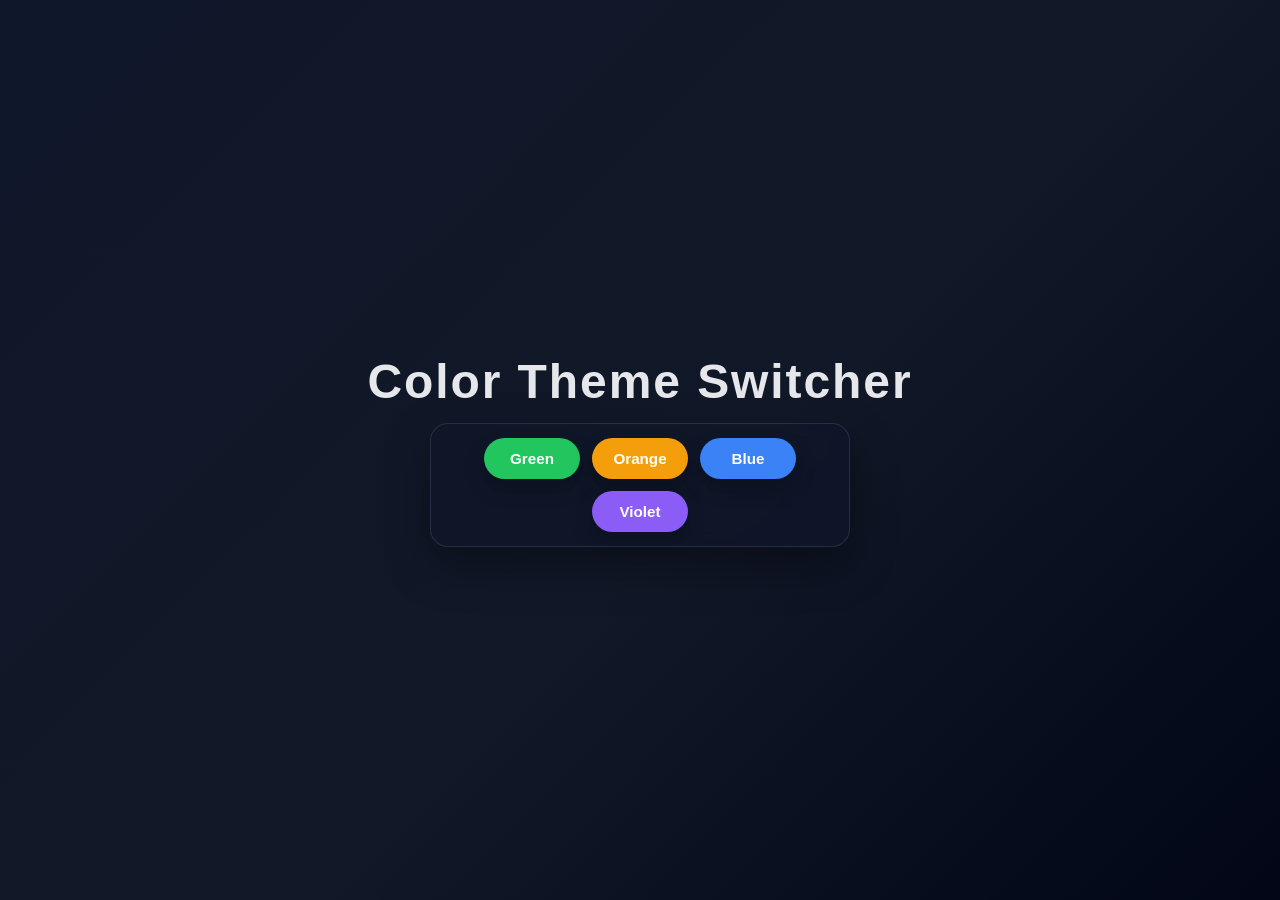
<file: projects/01-ColorChanger/index.html>
<!DOCTYPE html>
<html lang="en">

<head>
  <meta charset="UTF-8">
  <meta name="viewport" content="width=device-width, initial-scale=1.0">
  <title>Color Theme Switcher</title>
  <link rel="stylesheet" href="style.css">
</head>

<body>
  <h1>Color Theme Switcher</h1>
  <div>
    <span class="button" id="green">Green</span>
    <span class="button" id="orange">Orange</span>
    <span class="button" id="blue">Blue</span>
    <span class="button" id="violet">Violet</span>
  </div>

  <script src="script.js"></script>
</body>

</html>
</file>
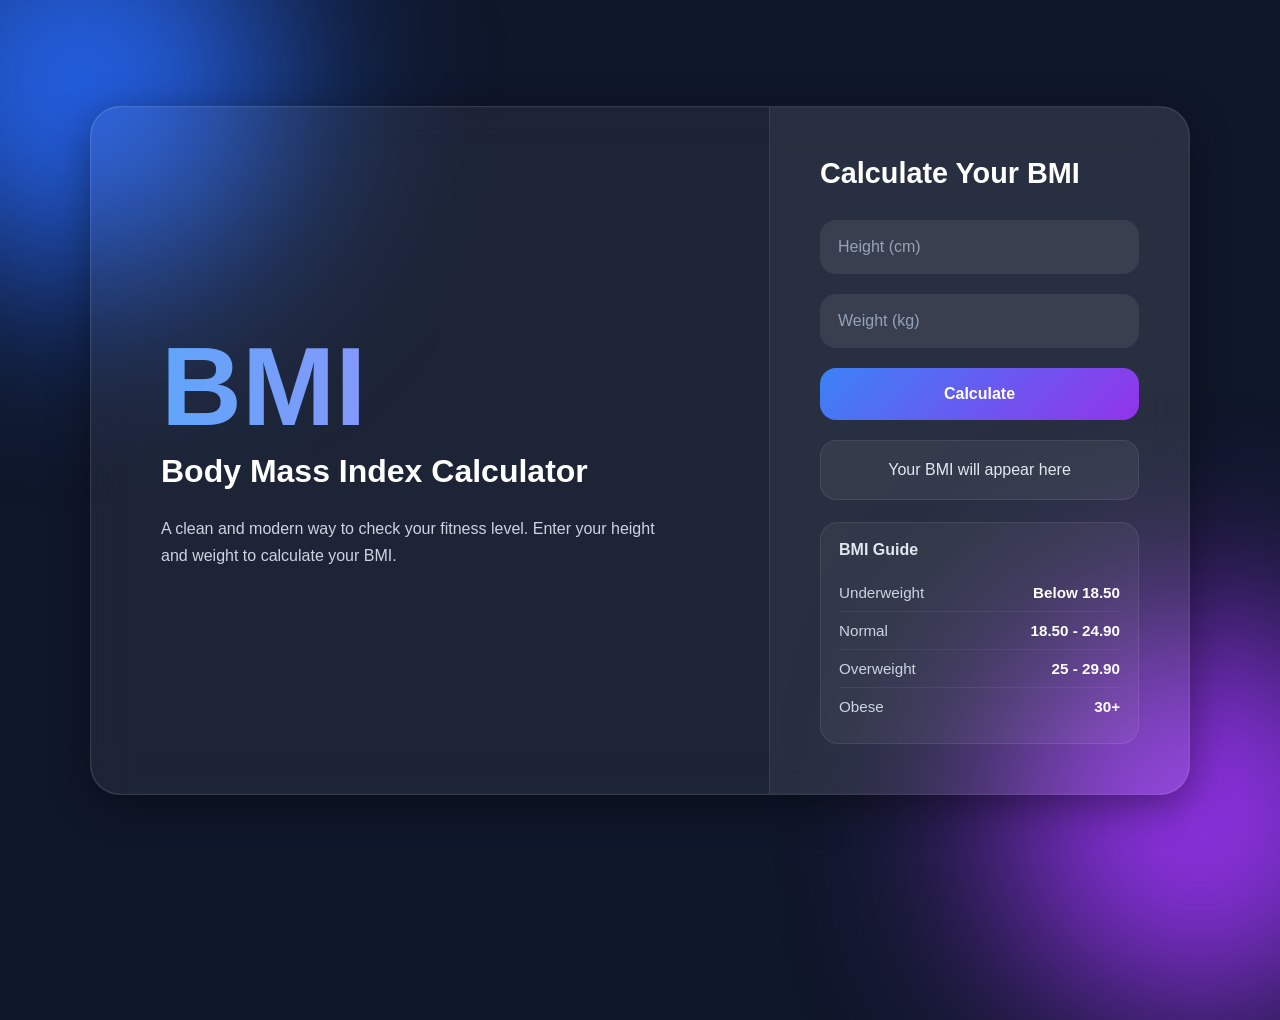
<file: projects/02-BMICalculator/index.htm>
<!DOCTYPE html>
<html lang="en">

<head>
  <meta charset="UTF-8">
  <meta name="viewport" content="width=device-width, initial-scale=1.0">
  <title>BMI Calculator</title>
  <link rel="stylesheet" href="style.css">
</head>

<body>

  <div class="container">

    <div class="left">
      <h1>BMI</h1>
      <h2>Body Mass Index Calculator</h2>
      <p>
        A clean and modern way to check your fitness level.
        Enter your height and weight to calculate your BMI.
      </p>
    </div>

    <div class="card">
      <h3>Calculate Your BMI</h3>

      <form>
        <input type="number" placeholder="Height (cm)" id="height">
        <input type="number" placeholder="Weight (kg)" id="weight">

        <button type="submit">Calculate</button>

        <div class="result">
          Your BMI will appear here
        </div>
      </form>

      <div class="guide">
        <h4>BMI Guide</h4>

        <div id="underweight">
          <span>Underweight</span>
          <b>Below 18.50</b>
        </div>

        <div id="normal">
          <span>Normal</span>
          <b>18.50 - 24.90</b>
        </div>

        <div id="overweight">
          <span>Overweight</span>
          <b>25 - 29.90</b>
        </div>

        <div id="obese">
          <span>Obese</span>
          <b>30+</b>
        </div>
      </div>
    </div>
  </div>
  <script src="script.js"></script>
</body>

</html>
</file>
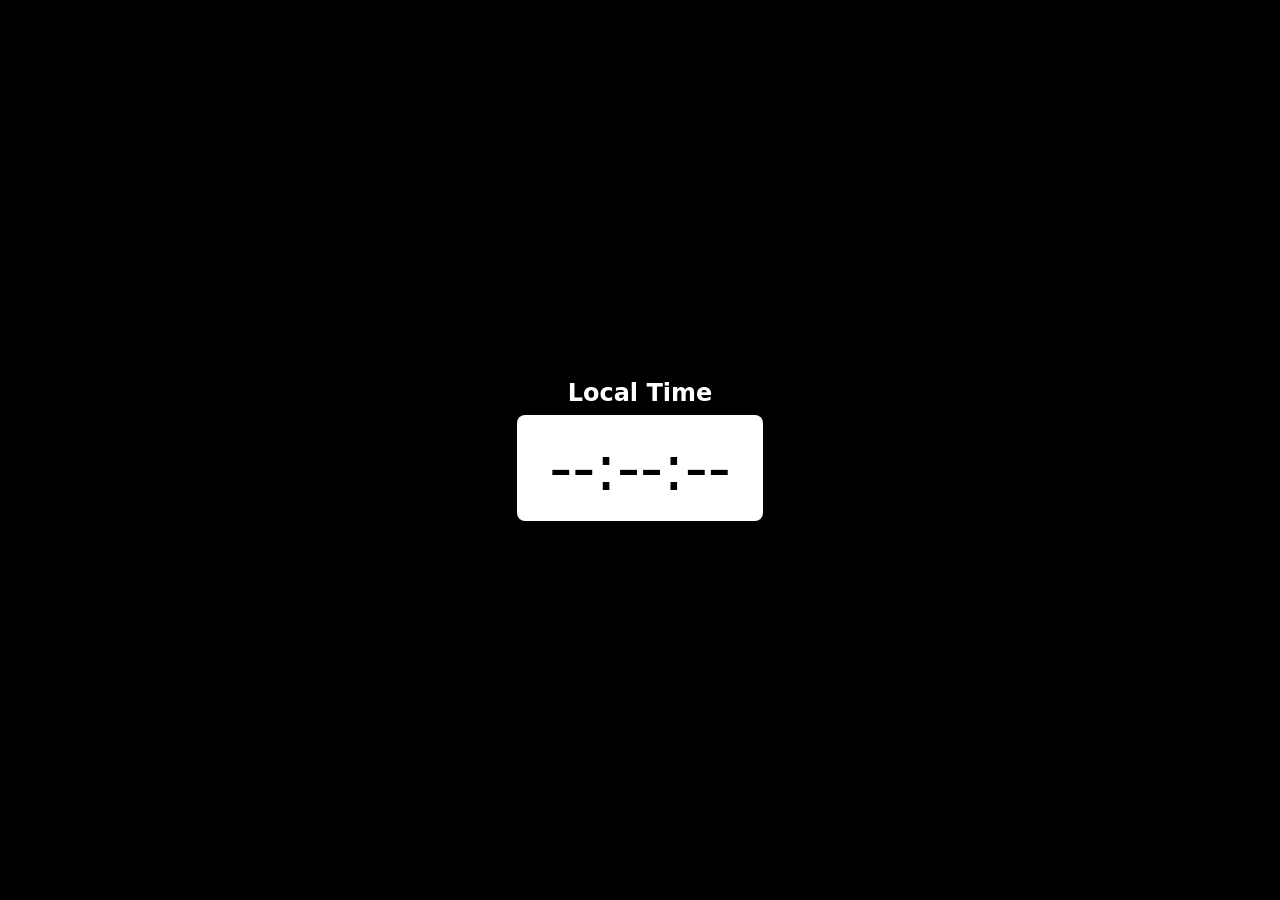
<file: projects/03-DigitalClock/index.html>
<!DOCTYPE html>
<html lang="en">

<!doctype html>
<html lang="en">

<head>
  <meta charset="utf-8">
  <meta name="viewport" content="width=device-width,initial-scale=1">
  <title>Local Time</title>
  <style>
    body {
      font-family: system-ui, -apple-system, Segoe UI, Roboto, Ubuntu, Cantarell, "Helvetica Neue", Arial;
      margin: 0;
      height: 100vh;
      display: flex;
      flex-direction: column;
      align-items: center;
      justify-content: center;
      background: black
    }

    #clock {
      font-size: 4rem;
      padding: 1rem 2rem;
      background: #fff;
      border-radius: 8px;
      box-shadow: 0 4px 12px rgba(0, 0, 0, .08)
    }
  </style>
</head>

<body>
  <h1 style="margin:0 0 0.5rem 0;font-size:1.5rem; color: white">Local Time</h1>
  <div id="clock" aria-live="polite">--:--:--</div>
  <script src="script.js"></script>
</body>

</html>

<head>
  <meta charset="UTF-8">
  <meta name="viewport" content="width=device-width, initial-scale=1.0">
  <title>Document</title>
</head>

<body>

</body>

</html>
</file>
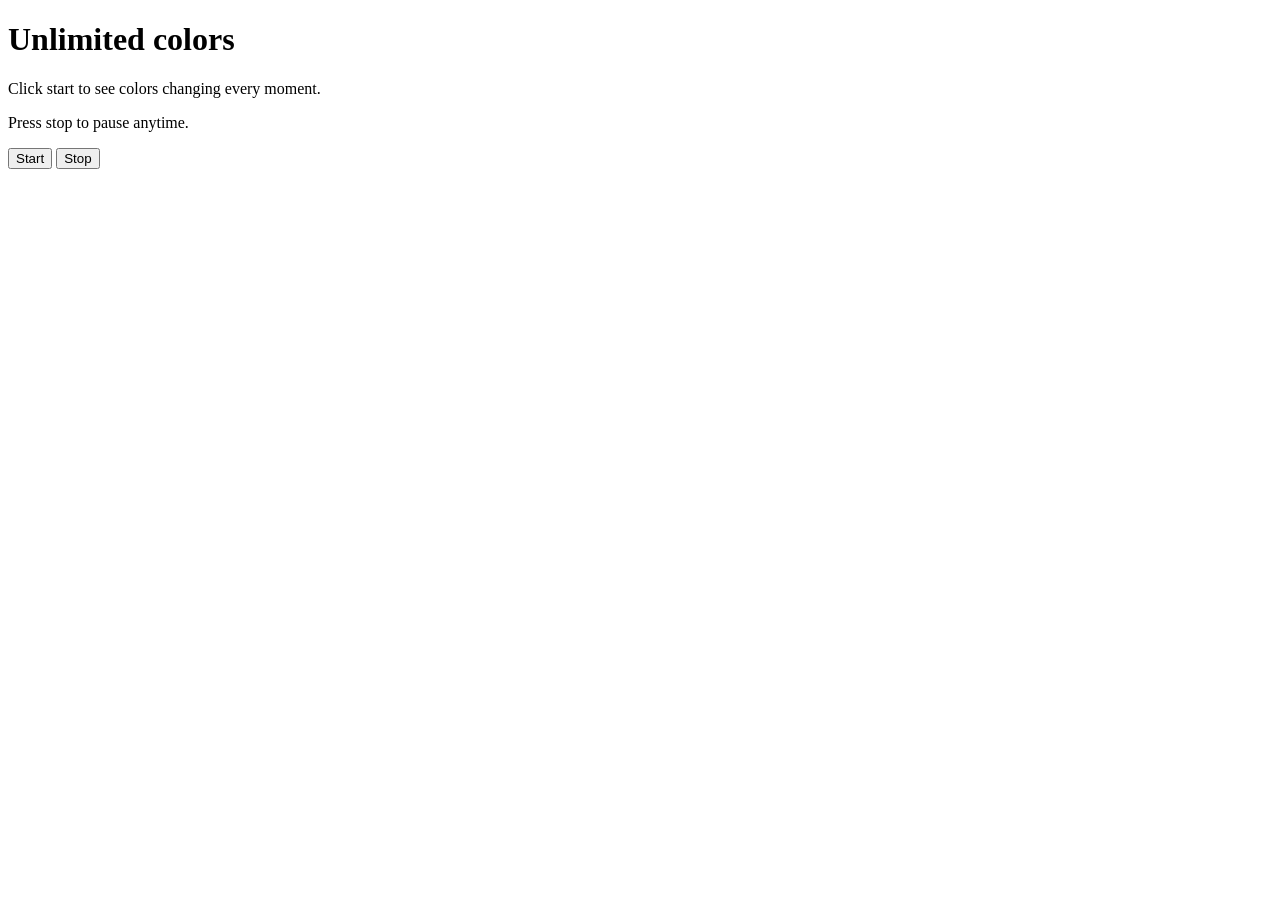
<file: projects/05-UnlimitedColors/index.html>
<!DOCTYPE html>
<html lang="en">

<head>
  <meta charset="UTF-8">
  <meta name="viewport" content="width=device-width, initial-scale=1.0">
  <title>Unlimited Colors</title>
</head>

<body>
  <div>
    <h1>Unlimited colors</h1>
    <p>Click start to see colors changing every moment.</p>
    <p>Press stop to pause anytime.</p>
  </div>
  <div>
    <button id="start">Start</button>
    <button id="stop">Stop</button>
  </div>


  <script src="script.js"></script>
</body>

</html>
</file>
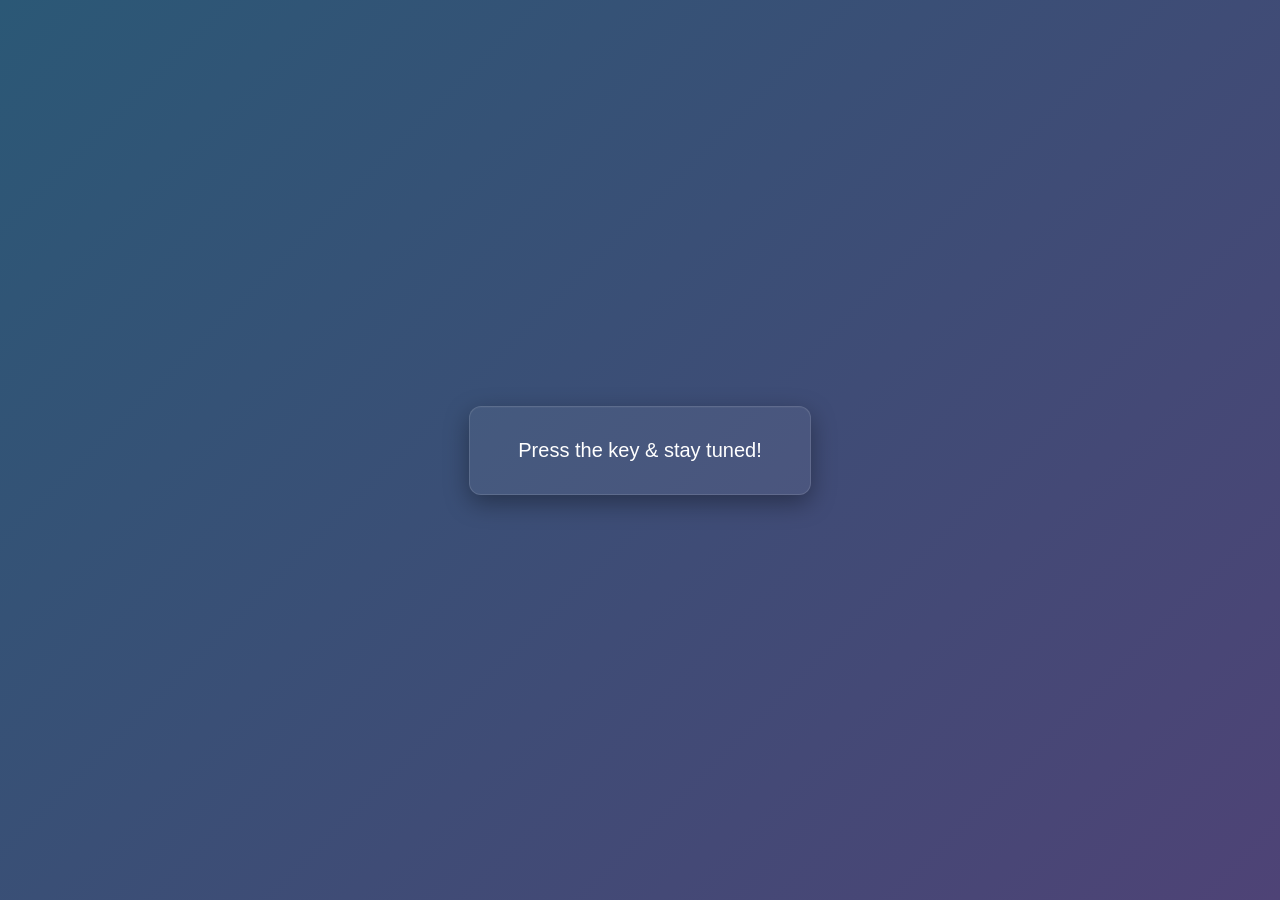
<file: projects/06_Keyboard/index.html>
<!DOCTYPE html>
<html lang="en">

<head>
  <meta charset="UTF-8">
  <meta name="viewport" content="width=device-width, initial-scale=1.0">
  <title>Keyboard</title>
  <link rel="stylesheet" href="style.css">
</head>

<body>
  <div class="project">
    <div id="insert">
      <div class="key">Press the key & stay tuned!</div>
    </div>
  </div>

  <script src="script.js"></script>
</body>

</html>
</file>
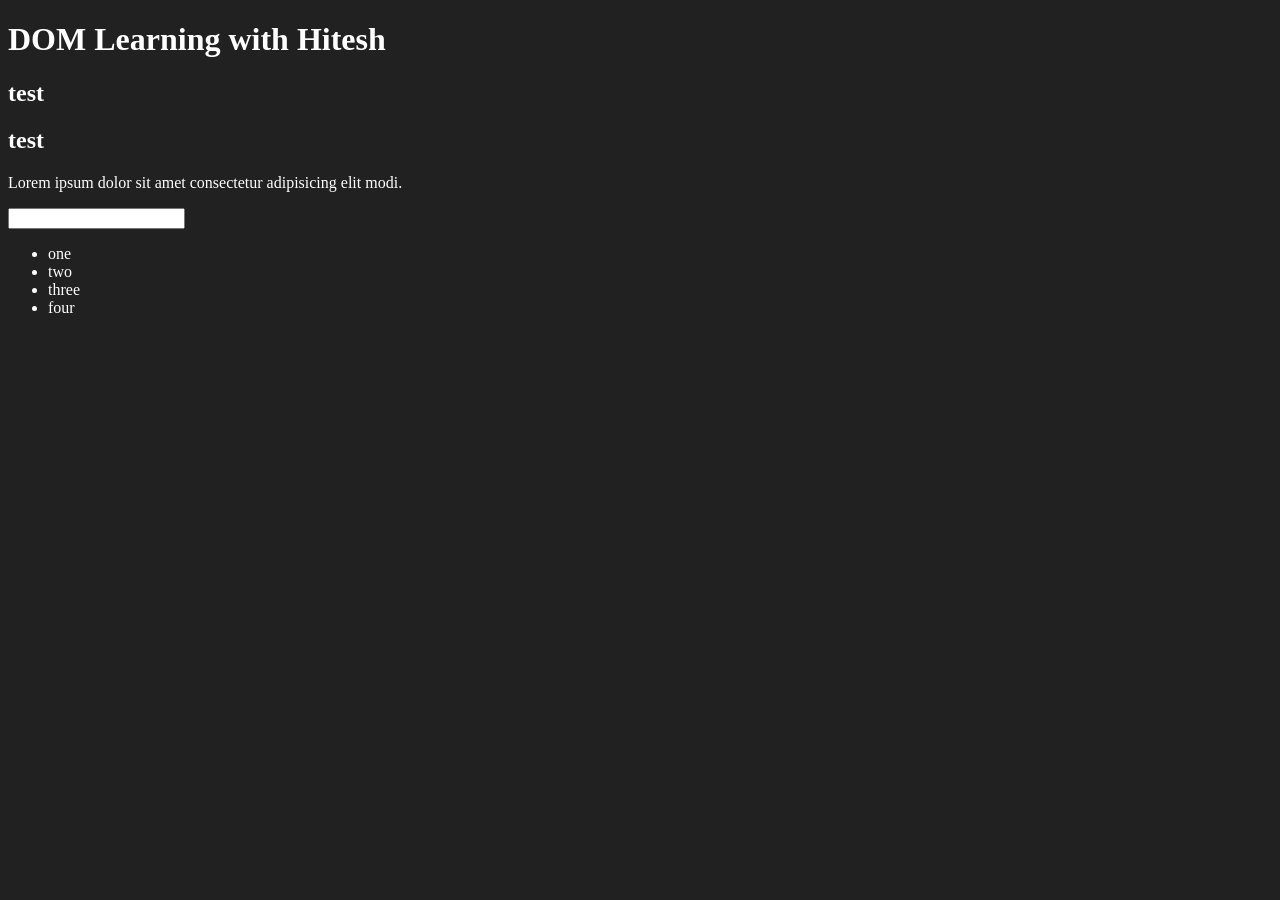
<file: 06_dom/one.html>
<!DOCTYPE html>
<html lang="en">

<head>
  <meta charset="UTF-8">
  <title>DOM Learning</title>
  <style>
    .bg-black {
      background-color: #212121;
      color: #fff;
    }
  </style>
</head>

<body class="bg-black">
  <div>
    <h1 id="title" class="heading">DOM Learning with Hitesh <span style="display: none;">text for test</span></h1>
    <h2>test</h2>
    <h2>test</h2>
    <p>Lorem ipsum dolor sit amet consectetur adipisicing elit modi.</p>
    <input type="password" name="" id="">

    <ul>
      <li class="list-item">one</li>
      <li class="list-item">two</li>
      <li class="list-item">three</li>
      <li class="list-item">four</li>
    </ul>
  </div>
</body>

<!-- NodeList & HTMLCollection are not completely similar to an array. -->

</html>
</file>
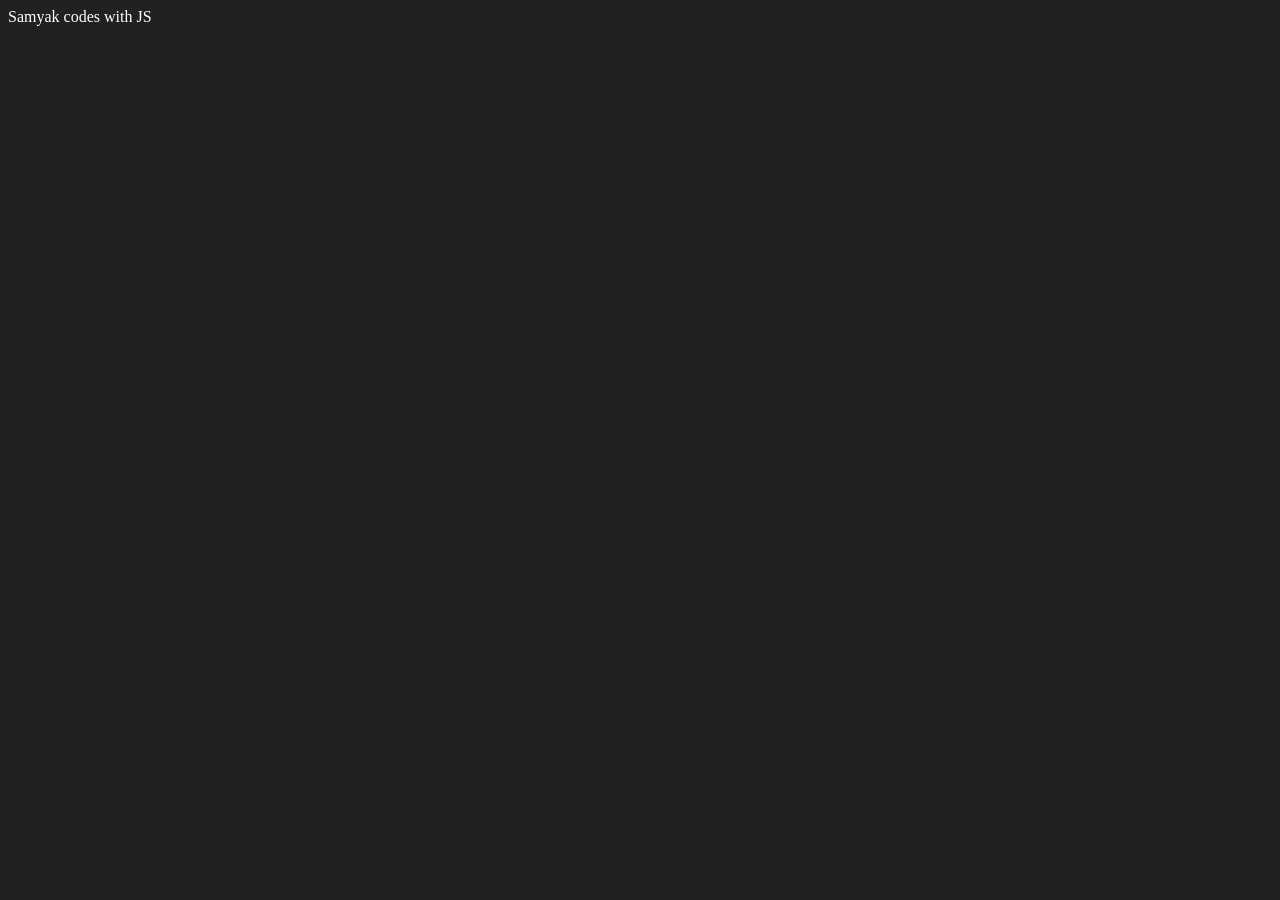
<file: 06_dom/three.html>
<!DOCTYPE html>
<html lang="en">

<head>
  <meta charset="UTF-8">
  <meta name="viewport" content="width=device-width, initial-scale=1.0">
  <title>Document Object Model with CaC</title>
</head>

<body style="background-color: #212121; color: #fff;">
</body>
<script>
  div = document.createElement('div');
  div.className = 'main';
  div.id = Math.round(Math.random() * 10 + 1);
  div.setAttribute('title', 'div-main')
  const addText = document.createTextNode('Samyak codes with JS');

  div.appendChild(addText)
  console.log(div);

  document.body.appendChild(div)
</script>

</html>
</file>
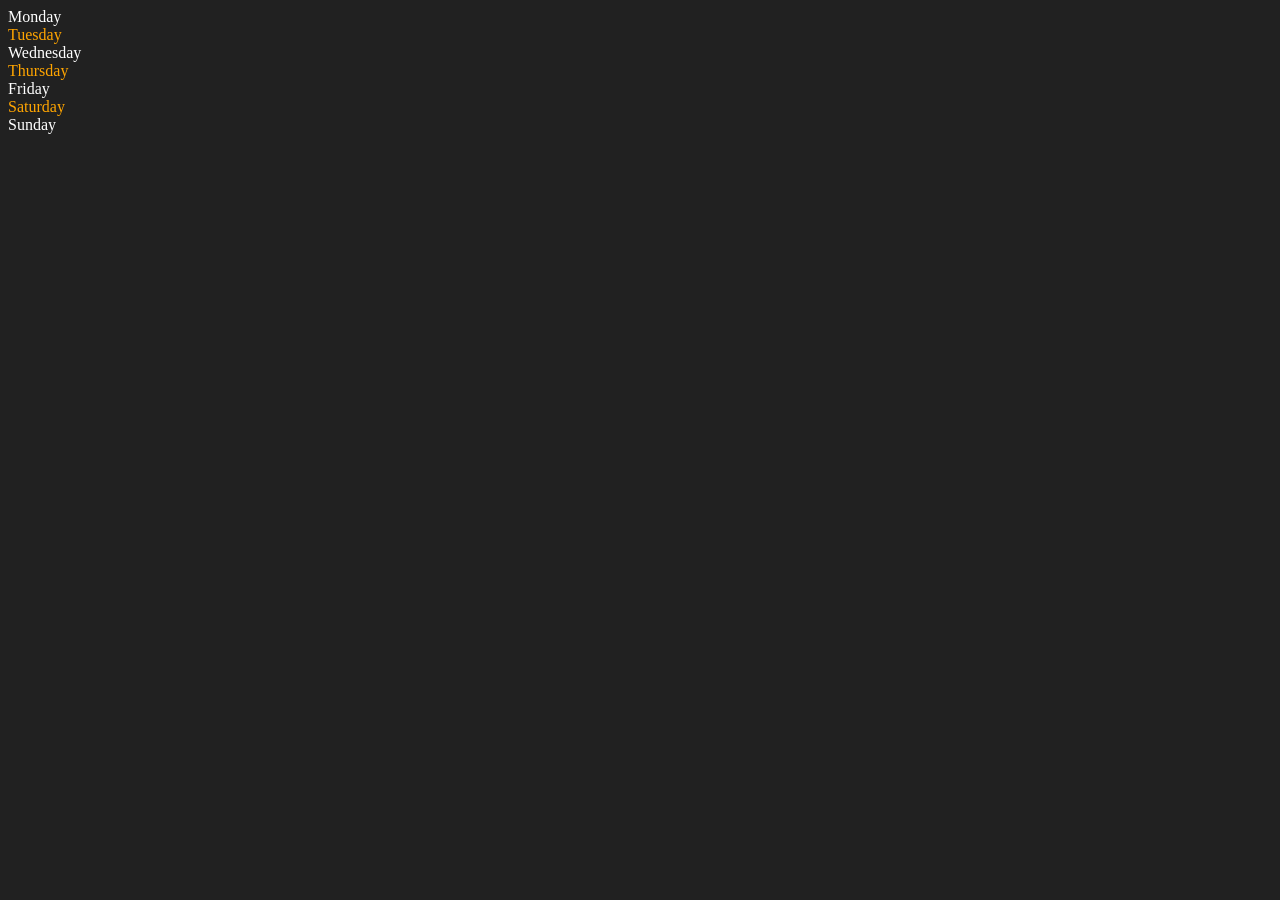
<file: 06_dom/two.html>
<!DOCTYPE html>
<html lang="en">

<head>
  <meta charset="UTF-8">
  <meta name="viewport" content="width=device-width, initial-scale=1.0">
  <title>DOM: Document Object Model</title>
</head>

<body style="background-color: #212121; color: #fff;">
  <div class="parent">
    <div class="day">Monday</div>
    <div class="day">Tuesday</div>
    <div class="day">Wednesday</div>
    <div class="day">Thursday</div>
    <div class="day">Friday</div>
    <div class="day">Saturday</div>
    <div class="day">Sunday</div>
  </div>
</body>
<script>
  const parent = document.querySelector('.parent')
  // console.log(parent.children);
  // console.log(parent.children[1].innerText);

  // for (let i = 0; i < parent.children.length; i++) {
  //   console.log(parent.children[i].innerHTML)
  // }

  parent.children[1].style.color = 'orange'
  parent.children[3].style.color = 'orange'
  parent.children[5].style.color = 'orange'

  // console.log(parent.firstElementChild);
  // console.log(parent.lastElementChild);

  const dayOne = document.querySelector('.day');
  // console.log(dayOne);
  // console.log(dayOne.parentElement);
  // console.log(dayOne.nextElementSibling);

  console.log('NODES:', parent.childNodes) // logs a NodeList with the complete tree structure of parent (div) where not just elems but spaces etc also are counted

</script>

</html>
</file>
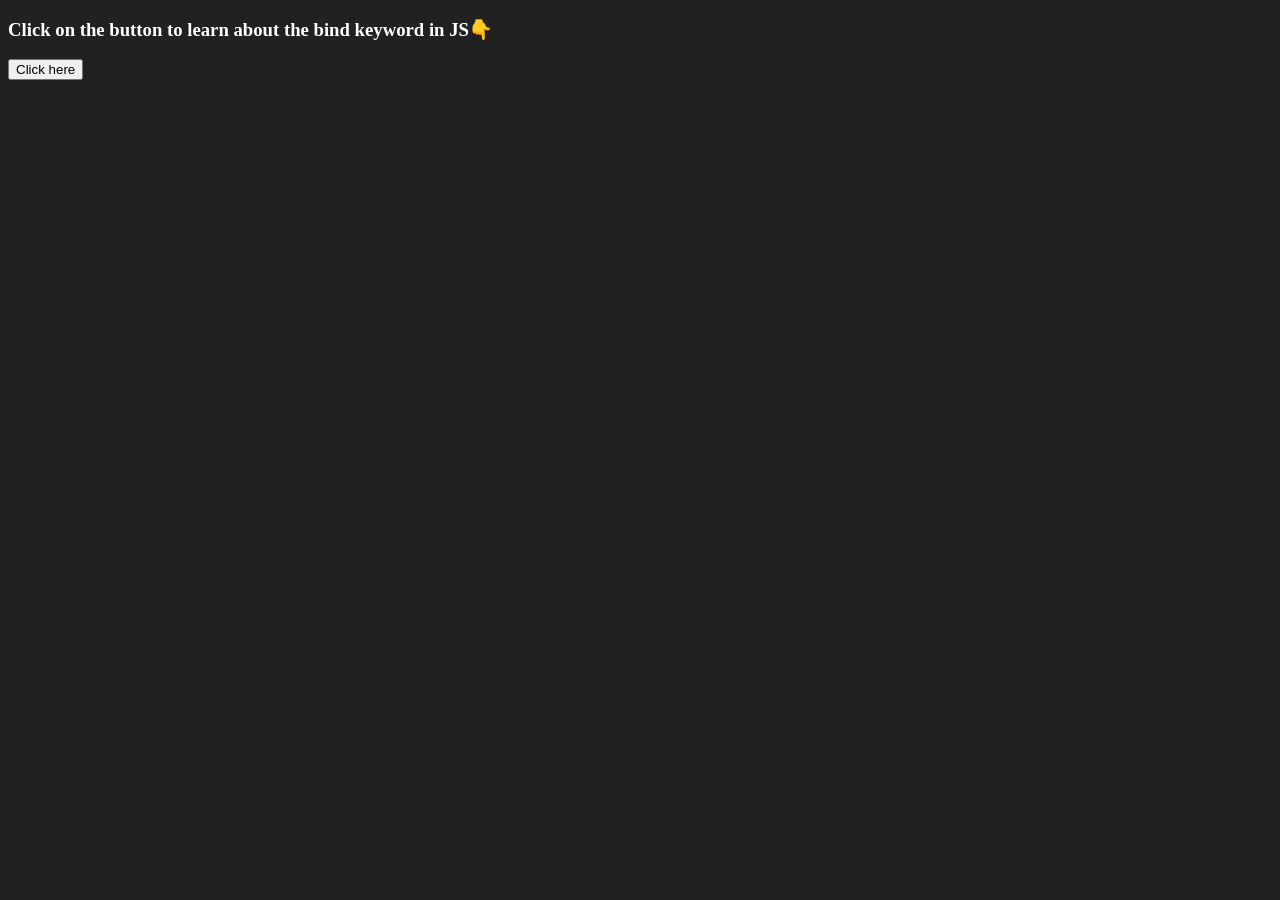
<file: 09_oop/bind.html>
<!DOCTYPE html>
<html lang="en">

<head>
  <meta charset="UTF-8">
  <meta name="viewport" content="width=device-width, initial-scale=1.0">
  <title>Document (React)</title>
</head>

<body style="background-color: #212121; color: #fff;">
  <h3>Click on the button to learn about the bind keyword in JS👇</h1>
    <button>Click here</button>
</body>
<script>
  class React {
    constructor() {
      this.library = 'react'
      this.server = 'http://localhost:5173/'

      // requirement: as the page loads, an object must be created, then to get the reference of the btn & a message of btn clicked or something similar, through a method like handleClick
      document.querySelector('button').addEventListener('click', this.handleClick.bind(this))
    }
    handleClick() {
      console.log('Button clicked!')
      console.log(this.server)
    }
  }

  const App = new React()
</script>

</html>
</file>
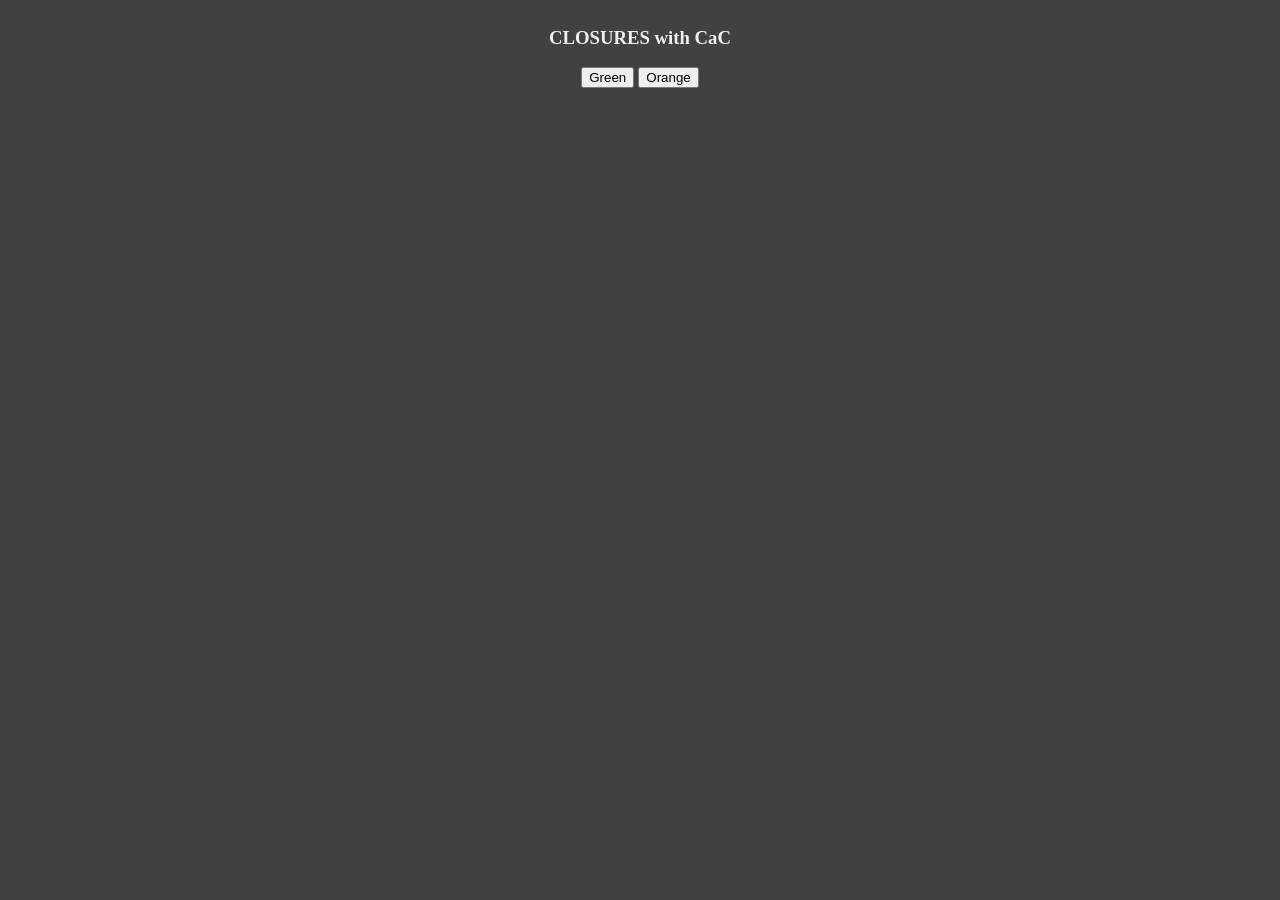
<file: 10_more/closure.html>
<!DOCTYPE html>
<html lang="en">

<head>
  <meta charset="UTF-8">
  <meta name="viewport" content="width=device-width, initial-scale=1.0">
  <title>Closures in JS</title>
</head>

<body style="background-color: #414141; color: #eee">
  <div style="display: flex; flex-direction: column; justify-content: center; align-items: center;">
    <h3>
      CLOSURES with CaC
    </h3>
    <div>
      <button id="green">Green</button>
      <button id="orange">Orange</button>
    </div>
  </div>
</body>
<script>
  // function outer() {
  //   let name = 'devon'
  //   // console.log(nameOne)
  //   function innerOne() {
  //     let nameOne = 'kane'
  //     console.log(name, ",", nameOne)
  //   }
  //   innerOne()
  // }
  // outer()
</script>

<script>

  // document.getElementById('orange').onclick = function () {
  //   document.body.style.backgroundColor = `orange`
  // }
  // document.getElementById('green').onclick = function () {
  //   document.body.style.backgroundColor = `green`
  // }

  // using closure
  function clickHandler(color) {
    // document.body.style.backgroundColor = `${color}`

    return function () {
      document.body.style.backgroundColor = `${color}`
    }
  }
  document.getElementById('orange').onclick = clickHandler('orange')
  document.getElementById('green').onclick = clickHandler('green')

</script>

</html>
</file>
<file: projects/01-ColorChanger/style.css>
* {
  box-sizing: border-box;
}

body {
  margin: 0;
  min-height: 100vh;
  display: flex;
  flex-direction: column;
  justify-content: center;
  align-items: center;
  gap: 14px;
  padding: 24px;
  font-family: Arial, sans-serif;
  text-align: center;
  color: #e5e7eb;
  background: linear-gradient(135deg, #0f172a 0%, #111827 55%, #020617 100%);
}

h1 {
  margin: 0;
  font-size: clamp(2rem, 4vw, 3rem);
  letter-spacing: 0.04em;
}

div {
  display: flex;
  flex-wrap: wrap;
  justify-content: center;
  gap: 12px;
  max-width: 420px;
  padding: 14px;
  background: rgba(15, 23, 42, 0.78);
  border: 1px solid rgba(148, 163, 184, 0.18);
  border-radius: 18px;
  box-shadow: 0 18px 45px rgba(0, 0, 0, 0.35);
  backdrop-filter: blur(8px);
}

.button {
  display: inline-block;
  min-width: 96px;
  padding: 12px 18px;
  border: 0;
  border-radius: 999px;
  color: #fff;
  font-size: 0.95rem;
  font-weight: 700;
  box-shadow: 0 10px 20px rgba(0, 0, 0, 0.22);
  transition:
    transform 0.2s ease,
    box-shadow 0.2s ease;
  cursor: pointer;
  user-select: none;
}

.button:hover {
  transform: translateY(-2px);
  box-shadow: 0 14px 24px rgba(0, 0, 0, 0.3);
}

#green {
  background: #22c55e;
}

#orange {
  background: #f59e0b;
}

#blue {
  background: #3b82f6;
}

#violet {
  background: #8b5cf6;
}
</file>
<file: projects/02-BMICalculator/style.css>
* {
  margin: 0;
  padding: 0;
  box-sizing: border-box;
  font-family: "Poppins", sans-serif;
}

body {
  min-height: 100vh;
  background: #0f172a;
  display: flex;
  justify-content: center;
  align-items: center;
  padding: 40px;
  overflow: hidden;
  position: relative;
}

/* glowing blobs */
body::before,
body::after {
  content: "";
  position: absolute;
  width: 400px;
  height: 400px;
  border-radius: 50%;
  filter: blur(100px);
}

body::before {
  background: #2563eb;
  top: -120px;
  left: -120px;
}

body::after {
  background: #9333ea;
  bottom: -120px;
  right: -120px;
}

.container {
  width: 100%;
  max-width: 1100px;
  min-height: 620px;

  display: grid;
  grid-template-columns: 1fr 420px;

  border-radius: 30px;
  overflow: hidden;

  background: rgba(255, 255, 255, 0.06);
  backdrop-filter: blur(20px);

  border: 1px solid rgba(255, 255, 255, 0.1);

  box-shadow:
    0 10px 40px rgba(0, 0, 0, 0.4),
    inset 0 0 1px rgba(255, 255, 255, 0.3);

  position: relative;
  z-index: 1;
}

.left {
  padding: 70px;
  display: flex;
  flex-direction: column;
  justify-content: center;
  color: white;
}

.left h1 {
  font-size: 7rem;
  line-height: 1;
  background: linear-gradient(to right, #60a5fa, #c084fc);
  -webkit-background-clip: text;
  background-clip: text;
  -webkit-text-fill-color: transparent;
  color: transparent;
}

.left h2 {
  margin-top: 10px;
  font-size: 2rem;
}

.left p {
  margin-top: 25px;
  max-width: 500px;
  color: #cbd5e1;
  line-height: 1.7;
  font-size: 1rem;
}

.card {
  background: rgba(255, 255, 255, 0.05);
  border-left: 1px solid rgba(255, 255, 255, 0.08);

  padding: 50px;

  display: flex;
  flex-direction: column;
  justify-content: center;
}

.card h3 {
  color: white;
  margin-bottom: 30px;
  font-size: 1.8rem;
}

form {
  display: flex;
  flex-direction: column;
  gap: 20px;
}

input {
  padding: 17px;
  border: none;
  outline: none;

  border-radius: 16px;

  background: rgba(255, 255, 255, 0.08);

  color: white;
  font-size: 1rem;

  transition: 0.3s ease;

  border: 1px solid transparent;
}

input::placeholder {
  color: #94a3b8;
}

input:focus {
  border-color: #60a5fa;
  box-shadow: 0 0 20px rgba(96, 165, 250, 0.3);
}

button {
  padding: 17px;
  border: none;
  border-radius: 16px;

  background: linear-gradient(135deg, #3b82f6, #9333ea);

  color: white;
  font-size: 1rem;
  font-weight: 600;

  cursor: pointer;
  transition: 0.3s ease;
}

button:hover {
  transform: translateY(-3px);
  box-shadow: 0 10px 25px rgba(147, 51, 234, 0.35);
}

.result {
  min-height: 60px;

  display: flex;
  justify-content: center;
  align-items: center;

  border-radius: 16px;

  background: rgba(255, 255, 255, 0.06);

  color: #e2e8f0;

  padding: 15px;

  border: 1px solid rgba(255, 255, 255, 0.08);
}

.guide {
  margin-top: 22px;
  padding: 18px;
  border-radius: 18px;

  background: rgba(255, 255, 255, 0.05);
  border: 1px solid rgba(255, 255, 255, 0.08);

  color: white;
}

.guide h4 {
  margin-bottom: 15px;
  font-size: 1rem;
  color: #e2e8f0;
}

.guide div {
  display: flex;
  justify-content: space-between;
  align-items: center;

  padding: 10px 0;

  border-bottom: 1px solid rgba(255, 255, 255, 0.06);

  font-size: 0.95rem;
}

.guide div:last-child {
  border-bottom: none;
}

.guide span {
  color: #cbd5e1;
}

.guide b {
  font-weight: 600;
  color: #ffffff;
}

/* responsive */
@media (max-width: 900px) {
  body {
    padding: 18px;
    align-items: flex-start;
  }

  .container {
    grid-template-columns: 1fr;

    width: 100%;
    max-width: 420px;

    min-height: auto;

    border-radius: 24px;
  }

  /* HERO SECTION */
  .left {
    padding: 35px 25px 20px;
    text-align: center;
    align-items: center;
  }

  .left h1 {
    font-size: 4rem;
  }

  .left h2 {
    font-size: 1.7rem;
    line-height: 1.25;
    margin-top: 6px;
  }

  .left p {
    margin-top: 14px;
    font-size: 0.9rem;
    line-height: 1.6;
    max-width: 100%;
  }

  /* FORM CARD */
  .card {
    padding: 28px 24px 30px;

    border-left: none;
    border-top: 1px solid rgba(255, 255, 255, 0.08);
  }

  .card h3 {
    text-align: center;
    font-size: 1.45rem;
    margin-bottom: 22px;
  }

  form {
    gap: 16px;
  }

  input {
    padding: 15px;
    font-size: 0.95rem;
    border-radius: 14px;
  }

  button {
    padding: 15px;
    border-radius: 14px;
  }

  .result {
    min-height: 55px;
    font-size: 0.92rem;
    border-radius: 14px;
  }

  /* BMI GUIDE */
  .guide {
    margin-top: 18px;
    padding: 15px;
    border-radius: 14px;
  }

  .guide h4 {
    font-size: 0.95rem;
    margin-bottom: 12px;
  }

  .guide div {
    padding: 9px 0;
    font-size: 0.88rem;
  }
}
</file>
<file: projects/06_Keyboard/style.css>
:root {
  --bg-a: #2b5876;
  --bg-b: #4e4376;
  --accent: #ffd166;
}
* {
  box-sizing: border-box;
}
html,
body {
  height: 100%;
}
body {
  font-family: "Segoe UI", Roboto, Arial, sans-serif;
  background: linear-gradient(135deg, var(--bg-a) 0%, var(--bg-b) 100%);
  color: #ffffff;
  margin: 0;
  -webkit-font-smoothing: antialiased;
}
.project {
  min-height: 100vh;
  display: flex;
  align-items: center;
  justify-content: center;
  padding: 2rem;
}
#insert {
  display: flex;
  align-items: center;
  justify-content: center;
  width: 100%;
}
.key {
  background: rgba(255, 255, 255, 0.06);
  border: 1px solid rgba(255, 255, 255, 0.12);
  padding: 2rem 3rem;
  border-radius: 12px;
  box-shadow:
    0 8px 24px rgba(0, 0, 0, 0.35),
    inset 0 1px 0 rgba(255, 255, 255, 0.03);
  font-size: 1.25rem;
  text-align: center;
  max-width: 520px;
  transition:
    transform 0.12s ease,
    box-shadow 0.12s ease,
    background 0.12s ease;
}
.key.small {
  font-size: 0.95rem;
  padding: 1rem 1.5rem;
}
.key:active,
.key.active {
  transform: translateY(2px) scale(0.995);
  box-shadow: 0 4px 12px rgba(0, 0, 0, 0.4);
  background: rgba(255, 255, 255, 0.04);
}
@media (max-width: 520px) {
  .key {
    padding: 1rem 1.25rem;
    font-size: 1rem;
    border-radius: 10px;
  }
}
</file>
